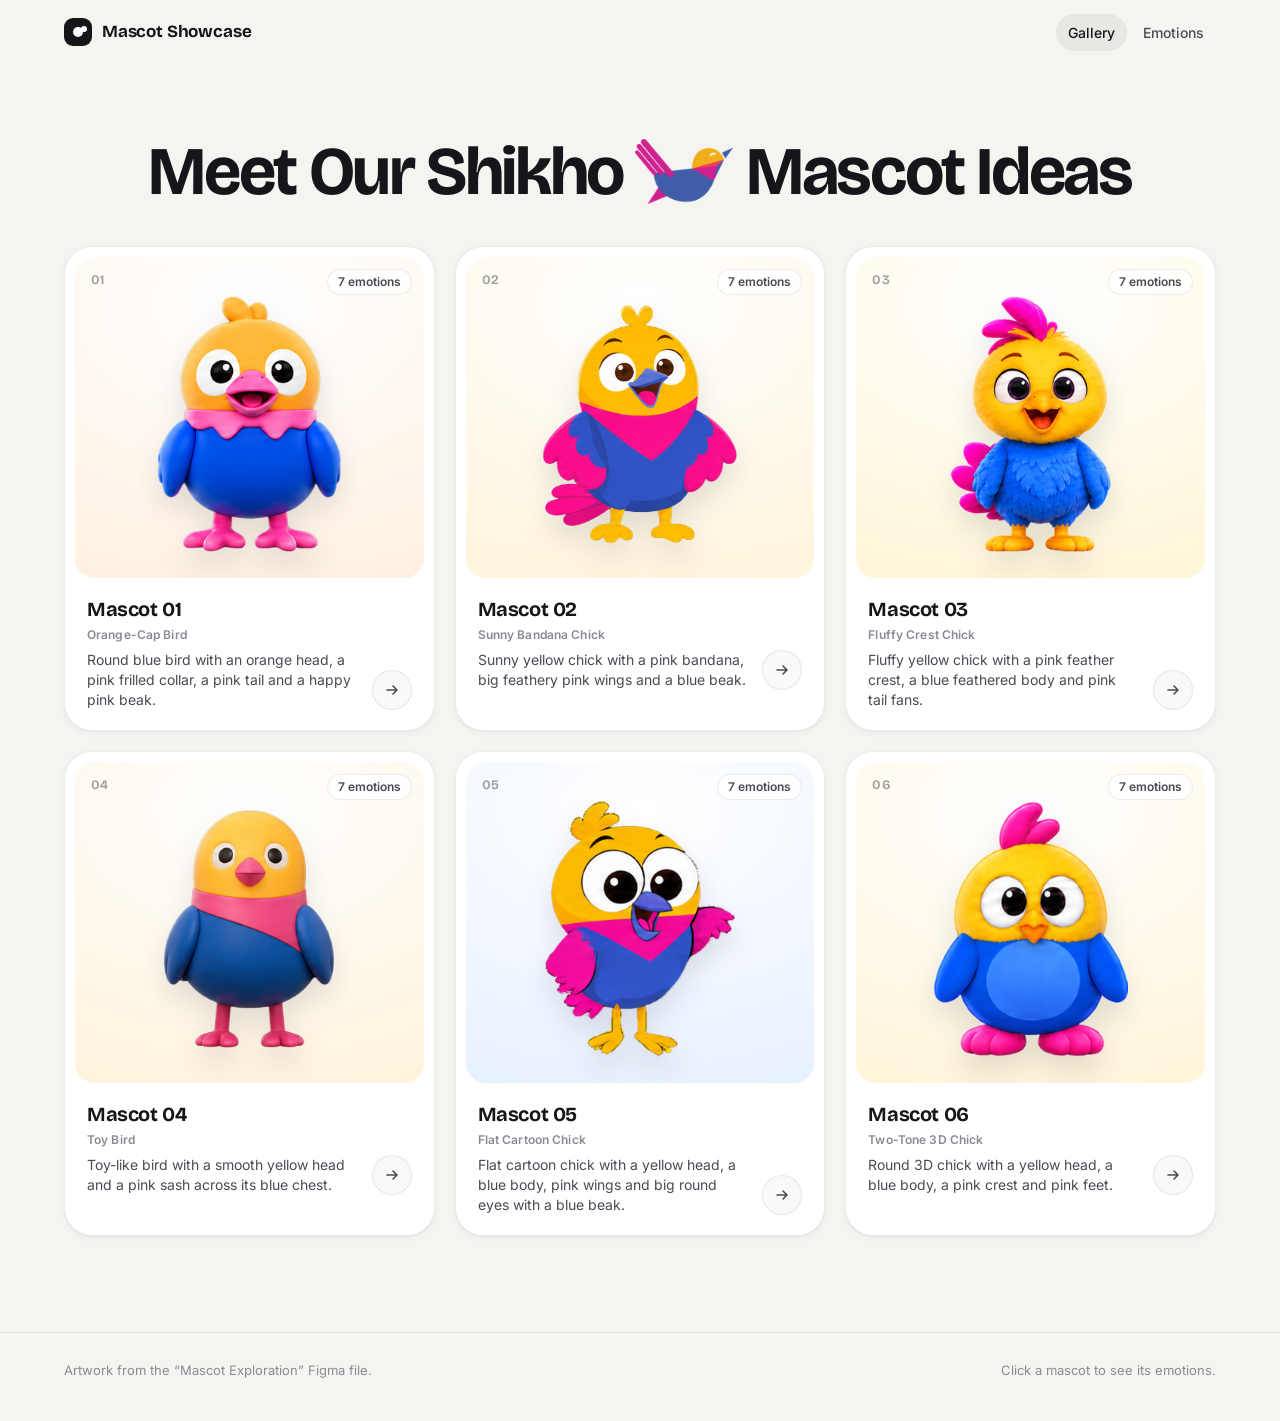
<file: index.html>
<!doctype html>
<html lang="en">
<head>
  <meta charset="utf-8" />
  <meta name="viewport" content="width=device-width, initial-scale=1" />
  <title>Meet Our Shikho Mascot Ideas</title>
  <meta name="description" content="Explore our mascot characters and discover their unique expressions." />
  <link rel="preconnect" href="https://fonts.googleapis.com" />
  <link rel="preconnect" href="https://fonts.gstatic.com" crossorigin />
  <link href="https://fonts.googleapis.com/css2?family=Bricolage+Grotesque:opsz,wght@12..96,600;12..96,700&family=Inter:wght@400;500;600;700&display=swap" rel="stylesheet" />
  <link rel="stylesheet" href="css/styles.css" />
</head>
<body>
  <header class="topbar">
    <div class="wrap">
      <a class="brand" href="index.html"><span class="brand-mark"><span></span></span>Mascot Showcase</a>
      <nav class="nav" aria-label="Main">
        <a href="index.html" aria-current="page">Gallery</a>
        <a href="mascot.html?id=01">Emotions</a>
      </nav>
    </div>
  </header>

  <main>
    <section class="hero wrap">
      <h1>Meet Our <span class="hero-brand">Shikho <img class="hero-logo" src="assets/shikho-bird.png" alt="" width="480" height="316" /></span> Mascot Ideas</h1>
    </section>

    <section class="wrap">
      <div class="grid" id="grid" aria-label="Mascots"></div>
    </section>
  </main>

  <footer class="foot">
    <div class="wrap">
      <span>Artwork from the “Mascot Exploration” Figma file.</span>
      <span>Click a mascot to see its emotions.</span>
    </div>
  </footer>

  <script src="js/mascots.js"></script>
  <script src="js/gallery.js"></script>
</body>
</html>
</file>
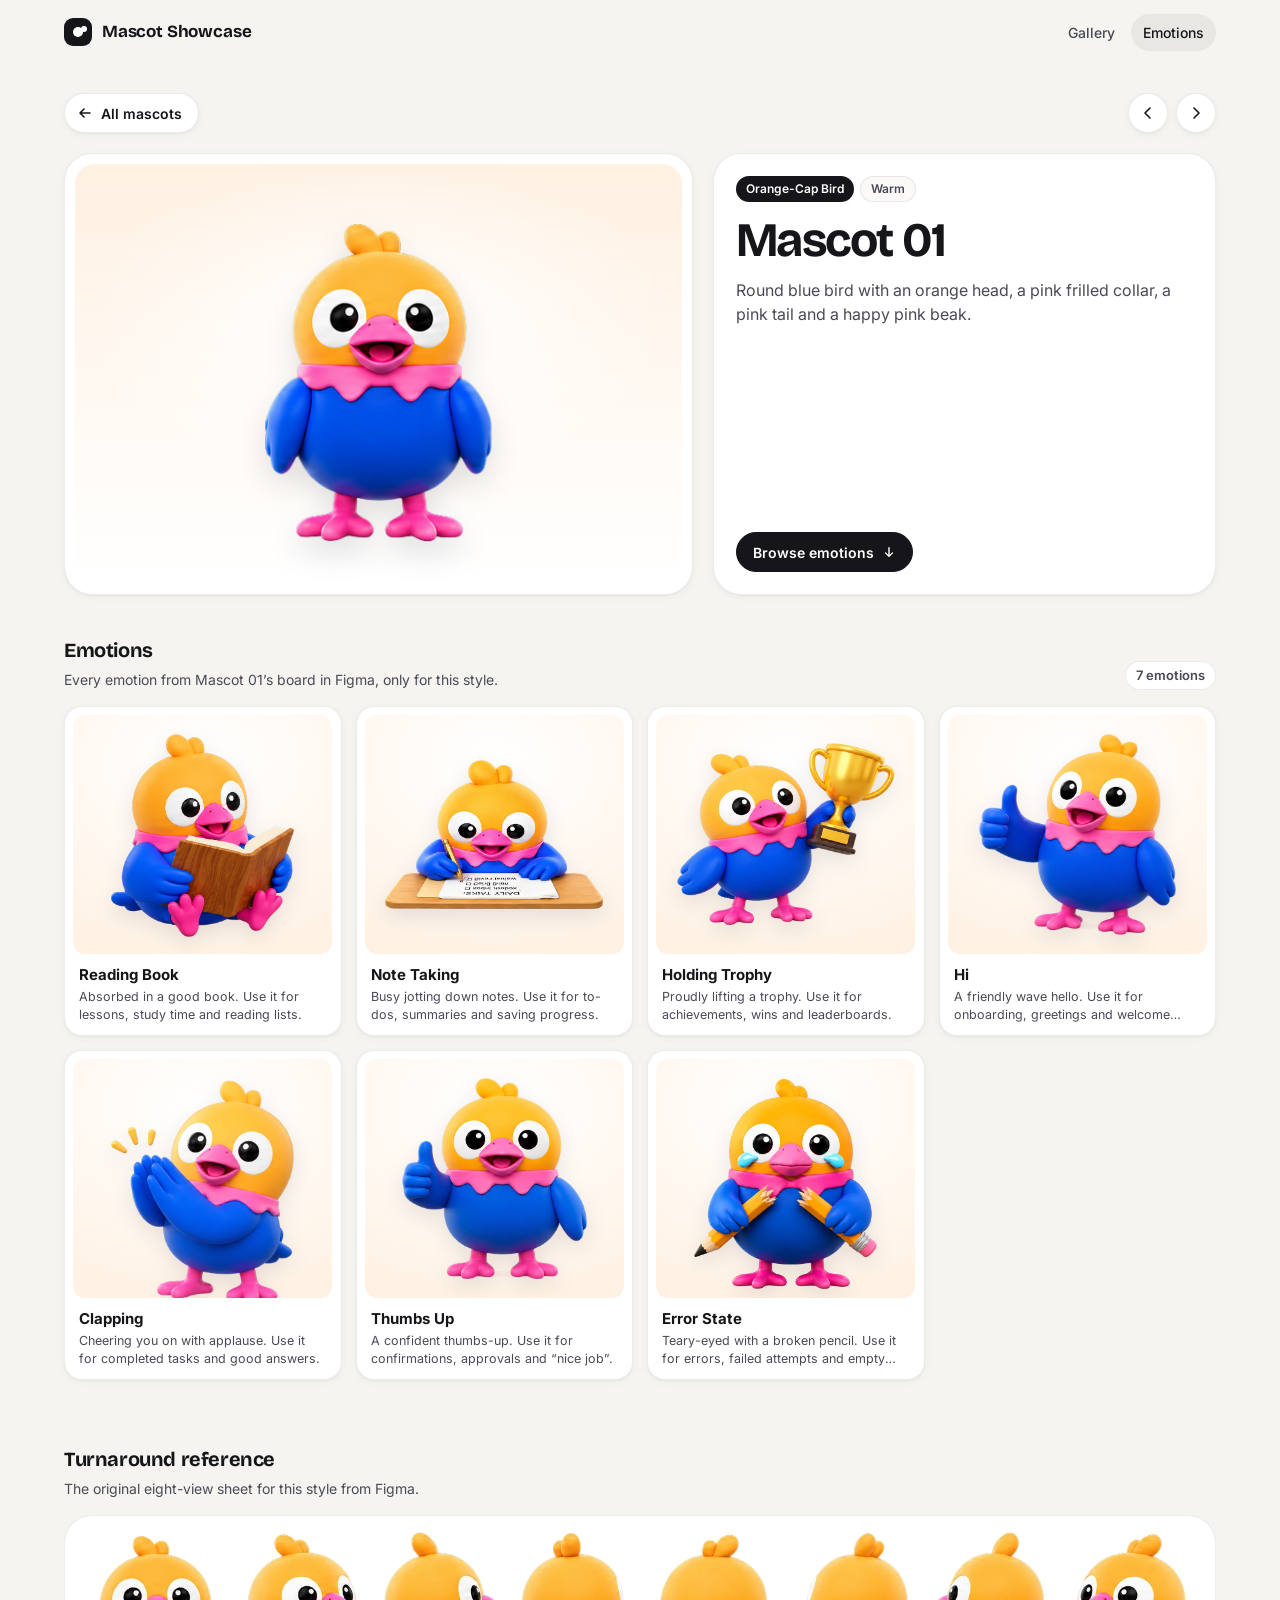
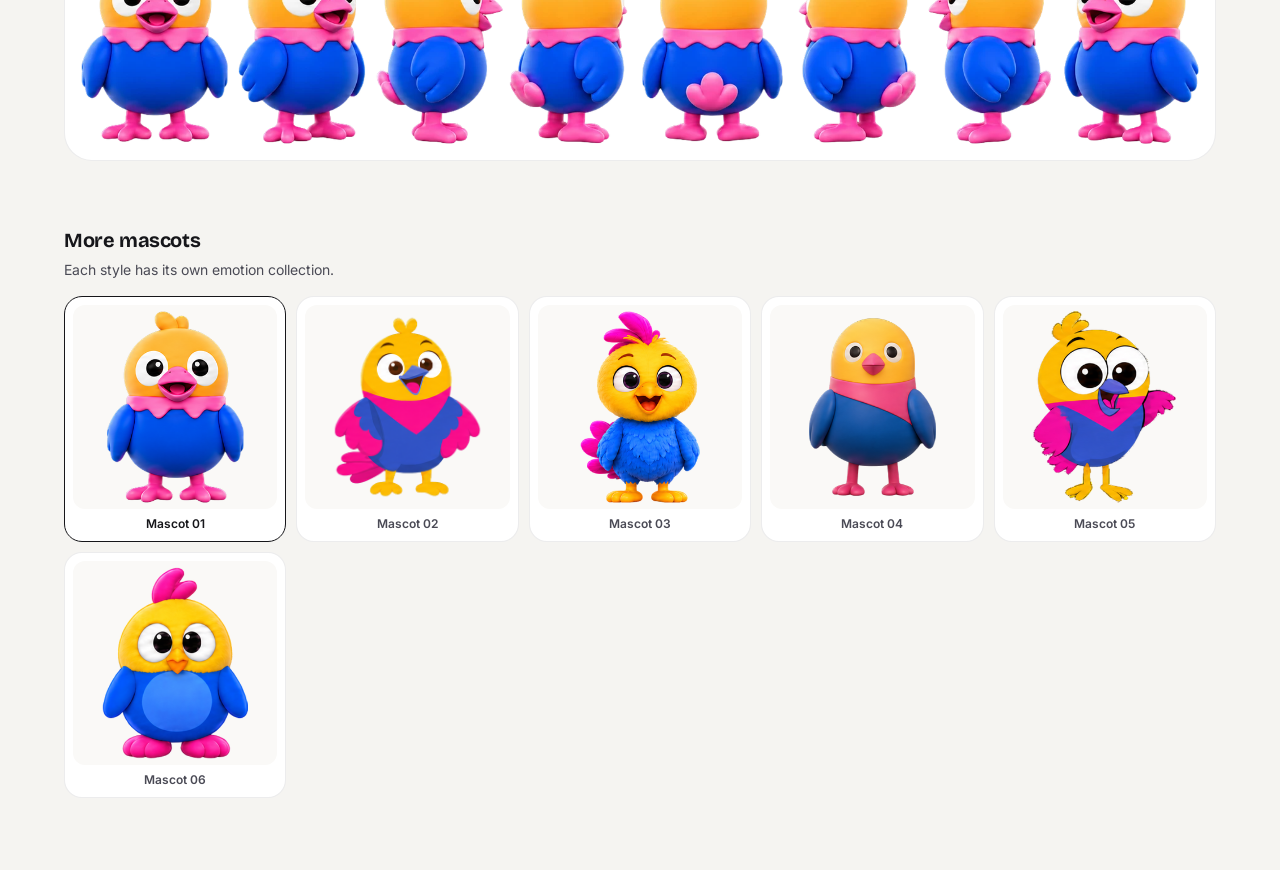
<file: mascot.html>
<!doctype html>
<html lang="en">
<head>
  <meta charset="utf-8" />
  <meta name="viewport" content="width=device-width, initial-scale=1" />
  <title>Mascot</title>
  <link rel="preconnect" href="https://fonts.googleapis.com" />
  <link rel="preconnect" href="https://fonts.gstatic.com" crossorigin />
  <link href="https://fonts.googleapis.com/css2?family=Bricolage+Grotesque:opsz,wght@12..96,600;12..96,700&family=Inter:wght@400;500;600;700&display=swap" rel="stylesheet" />
  <link rel="stylesheet" href="css/styles.css" />
</head>
<body>
  <header class="topbar">
    <div class="wrap">
      <a class="brand" href="index.html"><span class="brand-mark"><span></span></span>Mascot Showcase</a>
      <nav class="nav" aria-label="Main">
        <a href="index.html">Gallery</a>
        <a href="#emotions" aria-current="page">Emotions</a>
      </nav>
    </div>
  </header>

  <main class="wrap">
    <div class="detail-head">
      <a class="back" href="index.html">
        <svg width="16" height="16" viewBox="0 0 16 16" fill="none" aria-hidden="true"><path d="M13 8H3M7 4L3 8l4 4" stroke="currentColor" stroke-width="1.6" stroke-linecap="round" stroke-linejoin="round"/></svg>
        All mascots
      </a>
      <div class="pager">
        <a class="icon-btn" id="prev" aria-label="Previous mascot"><svg width="16" height="16" viewBox="0 0 16 16" fill="none" aria-hidden="true"><path d="M10 3L5 8l5 5" stroke="currentColor" stroke-width="1.6" stroke-linecap="round" stroke-linejoin="round"/></svg></a>
        <a class="icon-btn" id="next" aria-label="Next mascot"><svg width="16" height="16" viewBox="0 0 16 16" fill="none" aria-hidden="true"><path d="M6 3l5 5-5 5" stroke="currentColor" stroke-width="1.6" stroke-linecap="round" stroke-linejoin="round"/></svg></a>
      </div>
    </div>

    <!-- Hero -->
    <section class="hero2">
      <div class="stage-card">
        <div class="stage" id="stage">
          <img class="hero-img" id="heroImg" alt="" decoding="async" />
        </div>
      </div>

      <div class="panel hero-info">
        <div class="eyebrow-row"><span class="chip" id="styleChip"></span><span class="chip ghost" id="traitChip"></span></div>
        <h1 id="name">Mascot</h1>
        <p class="lead" id="description"></p>
        <div class="hero-actions">
          <a class="btn primary" href="#emotions">
            Browse emotions
            <svg width="14" height="14" viewBox="0 0 16 16" fill="none" aria-hidden="true"><path d="M8 3v10M4 9l4 4 4-4" stroke="currentColor" stroke-width="1.6" stroke-linecap="round" stroke-linejoin="round"/></svg>
          </a>
        </div>

      </div>
    </section>

    <!-- Emotion gallery -->
    <section class="section" id="emotions">
      <div class="section-head">
        <div>
          <h3>Emotions</h3>
          <p id="emotionsSub">Every emotion from this mascot’s board in Figma.</p>
        </div>
        <span class="count" id="emotionsCount"></span>
      </div>
      <div class="emo-grid" id="emoGrid"></div>
    </section>

    <section class="section">
      <h3>Turnaround reference</h3>
      <p>The original eight-view sheet for this style from Figma.</p>
      <div class="turn"><img id="turnaround" alt="" loading="lazy" /></div>
    </section>

    <section class="section" style="padding-bottom: 72px">
      <h3>More mascots</h3>
      <p>Each style has its own emotion collection.</p>
      <div class="others" id="others"></div>
    </section>
  </main>

  <!-- Emotion preview panel -->
  <dialog class="preview" id="preview" aria-labelledby="pvTitle">
    <div class="pv-sheet" id="pvSheet">
      <div class="pv-top">
        <div class="pv-who"><img id="pvAvatar" alt="" /><div><strong id="pvMascot"></strong><span id="pvStyle"></span></div></div>
        <button class="icon-btn" id="pvClose" type="button" aria-label="Close preview">
          <svg width="16" height="16" viewBox="0 0 16 16" fill="none" aria-hidden="true"><path d="M4 4l8 8M12 4l-8 8" stroke="currentColor" stroke-width="1.6" stroke-linecap="round"/></svg>
        </button>
      </div>
      <div class="pv-stage" id="pvStage">
        <button class="pv-nav prev" id="pvPrev" type="button" aria-label="Previous emotion"><svg width="18" height="18" viewBox="0 0 16 16" fill="none" aria-hidden="true"><path d="M10 3L5 8l5 5" stroke="currentColor" stroke-width="1.8" stroke-linecap="round" stroke-linejoin="round"/></svg></button>
        <div class="pv-imgwrap"><img class="pv-img" id="pvImg" alt="" /></div>
        <button class="pv-nav next" id="pvNext" type="button" aria-label="Next emotion"><svg width="18" height="18" viewBox="0 0 16 16" fill="none" aria-hidden="true"><path d="M6 3l5 5-5 5" stroke="currentColor" stroke-width="1.8" stroke-linecap="round" stroke-linejoin="round"/></svg></button>
        <span class="pv-count" id="pvCount"></span>
      </div>
      <div class="pv-info" aria-live="polite">
        <h2 id="pvTitle"></h2>
        <p id="pvDesc"></p>
      </div>
      <div class="pv-strip" id="pvStrip" role="tablist" aria-label="Emotions for this mascot"></div>
    </div>
  </dialog>

  <script src="js/mascots.js"></script>
  <script src="js/detail.js"></script>
</body>
</html>
</file>
<file: css/styles.css>
:root {
  --bg: #f5f4f1;
  --surface: #ffffff;
  --surface-2: #faf9f7;
  --ink: #16161a;
  --ink-2: #4a4a55;
  --muted: #8a8a96;
  --line: rgba(22, 22, 26, 0.08);
  --line-2: rgba(22, 22, 26, 0.16);
  --shadow-sm: 0 1px 2px rgba(22, 22, 40, 0.04), 0 2px 8px rgba(22, 22, 40, 0.04);
  --shadow-md: 0 2px 4px rgba(22, 22, 40, 0.04), 0 12px 32px rgba(22, 22, 40, 0.08);
  --radius-lg: 28px;
  --radius-md: 18px;
  --radius-sm: 12px;
  --focus: 0 0 0 3px rgba(43, 91, 255, 0.35);
  --font-display: 'Bricolage Grotesque', 'Inter', system-ui, sans-serif;
  --font-body: 'Inter', system-ui, -apple-system, 'Segoe UI', sans-serif;
  --tint: #eef0f6;
}

* { box-sizing: border-box; }
html { -webkit-text-size-adjust: 100%; }
body { margin: 0; background: var(--bg); color: var(--ink); font-family: var(--font-body); font-size: 15px; line-height: 1.5; -webkit-font-smoothing: antialiased; }
a { color: inherit; text-decoration: none; }
button { font: inherit; color: inherit; }
img { display: block; max-width: 100%; }
.wrap { width: 100%; max-width: 1200px; margin: 0 auto; padding: 0 24px; }
:focus-visible { outline: none; box-shadow: var(--focus); }

/* ---------- top bar ---------- */
.topbar { position: sticky; top: 0; z-index: 10; background: color-mix(in srgb, var(--bg) 86%, transparent); backdrop-filter: saturate(1.4) blur(14px); -webkit-backdrop-filter: saturate(1.4) blur(14px); border-bottom: 1px solid transparent; }
.topbar.scrolled { border-bottom-color: var(--line); }
.topbar .wrap { display: flex; align-items: center; justify-content: space-between; height: 64px; gap: 16px; }
.brand { display: inline-flex; align-items: center; gap: 10px; white-space: nowrap; font-family: var(--font-display); font-weight: 700; font-size: 17px; letter-spacing: -0.01em; }
.brand-mark { width: 28px; height: 28px; border-radius: 9px; background: var(--ink); display: grid; place-items: center; }
.brand-mark span { width: 10px; height: 10px; border-radius: 50%; background: #fff; box-shadow: 6px -3px 0 -2px #fff; }
.nav { display: flex; gap: 4px; }
.nav a { padding: 8px 12px; border-radius: 999px; color: var(--ink-2); font-size: 14px; font-weight: 500; }
.nav a[aria-current="page"] { color: var(--ink); background: rgba(22, 22, 26, 0.06); }
@media (hover: hover) and (pointer: fine) { .nav a:hover { color: var(--ink); background: rgba(22, 22, 26, 0.05); } }

/* ---------- gallery ---------- */
.hero { padding: 72px 0 40px; text-align: center; }
.hero h1 { text-wrap: balance; font-family: var(--font-display); font-weight: 700; font-size: clamp(40px, 6vw, 68px); line-height: 1.02; letter-spacing: -0.035em; margin: 0; }
.hero-brand { white-space: nowrap; }
.hero-logo { display: inline-block; height: 0.95em; width: auto; vertical-align: -0.14em; }

.grid { display: grid; grid-template-columns: repeat(3, minmax(0, 1fr)); gap: 20px; padding-bottom: 96px; }
@media (max-width: 960px) { .grid { grid-template-columns: repeat(2, minmax(0, 1fr)); } }
@media (max-width: 620px) { .grid { grid-template-columns: 1fr; gap: 16px; } .hero { padding: 48px 0 28px; } }

.card { display: flex; flex-direction: column; background: var(--surface); border: 1px solid var(--line); border-radius: var(--radius-lg); padding: 10px; box-shadow: var(--shadow-sm); }
@media (hover: hover) and (pointer: fine) { .card:hover { box-shadow: var(--shadow-md); border-color: var(--line-2); } .card:hover .card-cta { color: var(--ink); border-color: var(--line-2); } }
.card-stage { position: relative; aspect-ratio: 1 / 0.92; border-radius: calc(var(--radius-lg) - 8px); overflow: hidden; background: radial-gradient(120% 90% at 50% 15%, #ffffff 0%, var(--tint) 100%); }
.card-img, .hero-img { position: absolute; left: 0; right: 0; margin-inline: auto; bottom: 8%; max-height: 80%; max-width: 78%; object-fit: contain; filter: drop-shadow(0 14px 14px rgba(20, 22, 40, 0.12)); user-select: none; -webkit-user-drag: none; }
/* hover jump: crouch, stretch up, squash on landing, small settle and wiggle */
.card-img { transform-origin: 50% 100%; }
.card-img.jump { animation: mascot-jump 900ms linear; }
@keyframes mascot-jump {
  0%   { transform: none; animation-timing-function: cubic-bezier(0.45, 0, 0.9, 0.6); }
  16%  { transform: scale(1.04, 0.93); animation-timing-function: cubic-bezier(0.2, 0.7, 0.3, 1); }
  40%  { transform: translateY(-26px) scale(0.97, 1.05); animation-timing-function: cubic-bezier(0.55, 0, 0.85, 0.4); }
  58%  { transform: scale(1.05, 0.92); animation-timing-function: cubic-bezier(0.23, 1, 0.32, 1); }
  70%  { transform: translateY(-5px) scale(0.99, 1.02) rotate(-2.5deg); animation-timing-function: ease-in-out; }
  84%  { transform: rotate(2deg); animation-timing-function: ease-in-out; }
  100% { transform: none; }
}
@media (prefers-reduced-motion: reduce) { .card-img.jump { animation: none; } }
.card-num { position: absolute; top: 14px; left: 16px; font-family: var(--font-display); font-weight: 600; font-size: 13px; color: rgba(22, 22, 26, 0.42); letter-spacing: 0.02em; }
.card-tag { position: absolute; top: 12px; right: 12px; font-size: 12px; font-weight: 600; color: var(--ink-2); background: rgba(255, 255, 255, 0.8); border: 1px solid var(--line); padding: 3px 10px; border-radius: 999px; }
.card-body { display: flex; align-items: flex-end; justify-content: space-between; gap: 16px; padding: 16px 12px 10px; }
.card-body h2 { margin: 0 0 2px; font-family: var(--font-display); font-size: 20px; font-weight: 700; letter-spacing: -0.02em; }
.card-body p { margin: 0; color: var(--ink-2); font-size: 14px; line-height: 1.45; }
.card-body .card-style { font-size: 12px; font-weight: 600; color: var(--muted); margin: 0 0 6px; letter-spacing: 0.01em; }
.card-cta { flex: none; display: inline-flex; align-items: center; justify-content: center; width: 40px; height: 40px; border-radius: 50%; background: var(--surface-2); border: 1px solid var(--line); color: var(--ink-2); }

.foot { border-top: 1px solid var(--line); padding: 28px 0 40px; color: var(--muted); font-size: 13px; }
.foot .wrap { display: flex; justify-content: space-between; gap: 16px; flex-wrap: wrap; }

/* ---------- details: header ---------- */
.detail-head { padding: 28px 0 20px; display: flex; align-items: center; justify-content: space-between; gap: 16px; }
.back { display: inline-flex; align-items: center; gap: 8px; height: 40px; padding: 0 16px 0 12px; border-radius: 999px; background: var(--surface); border: 1px solid var(--line); box-shadow: var(--shadow-sm); font-weight: 600; font-size: 14px; }
.pager { display: flex; gap: 8px; }
.icon-btn { display: inline-grid; place-items: center; width: 40px; height: 40px; border-radius: 50%; background: var(--surface); border: 1px solid var(--line); box-shadow: var(--shadow-sm); cursor: pointer; color: var(--ink); }
@media (hover: hover) and (pointer: fine) { .back:hover, .icon-btn:hover { border-color: var(--line-2); } }

/* ---------- details: hero ---------- */
.hero2 { display: grid; grid-template-columns: minmax(0, 1.25fr) minmax(320px, 1fr); gap: 20px; align-items: stretch; }
.hero2 > * { min-width: 0; }
@media (max-width: 960px) { .hero2 { grid-template-columns: 1fr; } }
.stage-card { display: flex; background: var(--surface); border: 1px solid var(--line); border-radius: var(--radius-lg); padding: 10px; box-shadow: var(--shadow-sm); }
.stage { position: relative; flex: 1; min-height: 420px; border-radius: calc(var(--radius-lg) - 8px); overflow: hidden;
  background: radial-gradient(70% 60% at 50% 38%, rgba(255,255,255,0.95) 0%, rgba(255,255,255,0) 70%), linear-gradient(180deg, var(--tint) 0%, #ffffff 100%); }
.hero-img { bottom: 10%; max-height: 76%; }
@media (max-width: 620px) { .stage { min-height: 0; aspect-ratio: 1 / 1; } }

.panel { background: var(--surface); border: 1px solid var(--line); border-radius: var(--radius-lg); padding: 22px; box-shadow: var(--shadow-sm); }
.hero-info { display: flex; flex-direction: column; gap: 14px; }
.hero-info h1 { margin: 0; font-family: var(--font-display); font-size: clamp(32px, 4.4vw, 48px); line-height: 1; letter-spacing: -0.035em; }
.hero-info .lead { margin: 0; color: var(--ink-2); font-size: 16px; }
.eyebrow-row { display: flex; gap: 6px; flex-wrap: wrap; }
.chip { display: inline-flex; align-items: center; height: 26px; padding: 0 10px; border-radius: 999px; font-size: 12px; font-weight: 600; background: var(--ink); color: #fff; }
.chip.ghost { background: var(--surface-2); color: var(--ink-2); border: 1px solid var(--line); }
.hero-actions { display: flex; gap: 8px; flex-wrap: wrap; margin-top: auto; }
.btn { display: inline-flex; align-items: center; gap: 8px; height: 40px; padding: 0 16px; border-radius: 999px; cursor: pointer; background: var(--surface); border: 1px solid var(--line); font-weight: 600; font-size: 14px; }
.btn.primary { background: var(--ink); border-color: var(--ink); color: #fff; }
@media (hover: hover) and (pointer: fine) { .btn:hover { border-color: var(--line-2); } .btn.primary:hover { background: #2a2a31; } }

/* ---------- details: sections ---------- */
.section { padding: 40px 0 24px; }
.section h3 { margin: 0 0 4px; font-family: var(--font-display); font-size: 20px; letter-spacing: -0.02em; }
.section > p { margin: 0 0 16px; color: var(--ink-2); font-size: 14px; }
#emotions { scroll-margin-top: 80px; }
.section-head { display: flex; align-items: flex-end; justify-content: space-between; gap: 16px; margin-bottom: 16px; }
.section-head p { margin: 4px 0 0; color: var(--ink-2); font-size: 14px; }
.count { font-size: 13px; font-weight: 600; color: var(--ink-2); background: var(--surface); border: 1px solid var(--line); padding: 4px 10px; border-radius: 999px; white-space: nowrap; }

.emo-grid { display: grid; grid-template-columns: repeat(4, minmax(0, 1fr)); gap: 14px; }
@media (max-width: 1100px) { .emo-grid { grid-template-columns: repeat(3, minmax(0, 1fr)); } }
@media (max-width: 760px) { .emo-grid { grid-template-columns: repeat(2, minmax(0, 1fr)); gap: 10px; } }
.emo-card { display: flex; flex-direction: column; text-align: left; padding: 8px; border-radius: var(--radius-md); cursor: pointer; background: var(--surface); border: 1px solid var(--line); box-shadow: var(--shadow-sm); }
@media (hover: hover) and (pointer: fine) { .emo-card:hover { box-shadow: var(--shadow-md); border-color: var(--line-2); } }
.emo-art { display: grid; place-items: center; aspect-ratio: 1 / 0.92; border-radius: 12px; overflow: hidden; background: radial-gradient(110% 90% at 50% 20%, #fff 0%, var(--tint) 100%); }
.emo-art img { width: 84%; height: 84%; object-fit: contain; filter: drop-shadow(0 8px 10px rgba(20, 22, 40, 0.1)); }
.emo-meta { display: flex; flex-direction: column; gap: 2px; padding: 10px 6px 4px; }
.emo-name { font-weight: 700; font-size: 15px; }
.emo-desc { font-size: 12.5px; color: var(--ink-2); line-height: 1.4; display: -webkit-box; -webkit-line-clamp: 2; -webkit-box-orient: vertical; overflow: hidden; }
@media (max-width: 760px) { .emo-desc { display: none; } }

.turn { background: var(--surface); border: 1px solid var(--line); border-radius: var(--radius-lg); padding: 16px; overflow-x: auto; }
.turn img { min-width: 720px; width: 100%; height: auto; }
.others { display: grid; grid-template-columns: repeat(5, minmax(0, 1fr)); gap: 10px; }
@media (max-width: 620px) { .others { grid-template-columns: repeat(3, minmax(0, 1fr)); } }
.other { display: block; border-radius: var(--radius-md); background: var(--surface); border: 1px solid var(--line); padding: 8px; text-align: center; font-size: 12px; font-weight: 600; color: var(--ink-2); }
.other img { width: 100%; aspect-ratio: 1; object-fit: contain; border-radius: 12px; background: var(--surface-2); margin-bottom: 6px; padding: 6px; }
.other[aria-current="page"] { border-color: var(--ink); color: var(--ink); }
@media (hover: hover) and (pointer: fine) { .other:hover { border-color: var(--line-2); } }

/* ---------- emotion preview panel ---------- */
html.modal-open { overflow: hidden; }
.preview { padding: 0; border: 0; background: transparent; max-width: none; max-height: none; width: 100%; height: 100%; margin: 0; overflow: hidden; }
.preview[open] { display: grid; place-items: center; }
.preview::backdrop { background: rgba(18, 18, 24, 0.5); backdrop-filter: blur(6px); -webkit-backdrop-filter: blur(6px); }
.pv-sheet { width: min(760px, calc(100vw - 32px)); max-height: calc(100dvh - 32px); display: flex; flex-direction: column; background: var(--surface); border-radius: var(--radius-lg); box-shadow: 0 30px 80px rgba(10, 12, 30, 0.35); overflow: hidden; }
.pv-top { display: flex; align-items: center; justify-content: space-between; padding: 14px 14px 10px 18px; }
.pv-who { display: flex; align-items: center; gap: 10px; }
.pv-who img { width: 36px; height: 36px; object-fit: contain; border-radius: 10px; background: var(--surface-2); border: 1px solid var(--line); padding: 2px; }
.pv-who strong { display: block; font-size: 14px; }
.pv-who span { display: block; font-size: 12px; color: var(--muted); }
.pv-stage { position: relative; margin: 0 14px; border-radius: 20px; overflow: hidden; aspect-ratio: 16 / 10; flex: 1 1 auto; touch-action: pan-y;
  background: radial-gradient(70% 70% at 50% 40%, #fff 0%, rgba(255,255,255,0) 72%), linear-gradient(180deg, var(--tint) 0%, #fff 100%); }
.pv-imgwrap { position: absolute; inset: 6% 12% 8%; }
.pv-img { width: 100%; height: 100%; object-fit: contain; filter: drop-shadow(0 18px 18px rgba(20, 22, 40, 0.14)); user-select: none; -webkit-user-drag: none; }
.pv-nav { position: absolute; top: 50%; translate: 0 -50%; z-index: 2; width: 44px; height: 44px; border-radius: 50%; display: grid; place-items: center; cursor: pointer; background: rgba(255,255,255,0.92); border: 1px solid var(--line); box-shadow: var(--shadow-sm); color: var(--ink); }
.pv-nav.prev { left: 12px; } .pv-nav.next { right: 12px; }
@media (hover: hover) and (pointer: fine) { .pv-nav:hover { border-color: var(--line-2); } }
.pv-count { position: absolute; left: 50%; bottom: 10px; translate: -50% 0; font-size: 12px; font-weight: 600; color: var(--ink-2); background: rgba(255,255,255,0.85); border: 1px solid var(--line); padding: 3px 10px; border-radius: 999px; font-variant-numeric: tabular-nums; }
.pv-info { padding: 14px 20px 4px; }
.pv-info h2 { margin: 0; font-family: var(--font-display); font-size: 26px; letter-spacing: -0.02em; }
.pv-info p { margin: 4px 0 0; color: var(--ink-2); font-size: 14px; }
.pv-strip { display: flex; gap: 8px; padding: 12px 14px 16px; overflow-x: auto; scrollbar-width: none; }
.pv-strip::-webkit-scrollbar { display: none; }
.pv-thumb { flex: none; width: 64px; height: 64px; border-radius: 14px; padding: 4px; cursor: pointer; background: var(--surface-2); border: 1.5px solid var(--line); }
.pv-thumb img { width: 100%; height: 100%; object-fit: contain; }
.pv-thumb[aria-selected="true"] { border-color: var(--ink); background: #fff; }

@media (max-width: 620px) {
  .wrap { padding-left: 16px; padding-right: 16px; }
  .brand { font-size: 15px; gap: 8px; }
  .nav { gap: 2px; }
  .nav a { display: inline-flex; align-items: center; min-height: 40px; padding: 0 10px; font-size: 13px; }
  .brand { min-height: 40px; }
  .hero h1 { font-size: clamp(32px, 10vw, 44px); }
  .grid { padding-bottom: 56px; }
  .foot .wrap { flex-direction: column; gap: 4px; }
  .detail-head { padding-top: 18px; }
  .panel { padding: 18px; }
  .section { padding-top: 32px; }
  .section-head { align-items: flex-start; }
  .preview[open] { place-items: end stretch; }
  .pv-sheet { width: 100%; max-height: 92dvh; overflow-y: auto; border-radius: 24px 24px 0 0; }
  .pv-top, .pv-info, .pv-strip { flex: none; }
  .pv-stage { flex: none; aspect-ratio: 1 / 0.9; max-height: 48dvh; }
  .pv-nav { width: 40px; height: 40px; }
  .pv-thumb { width: 56px; height: 56px; }
  .pv-strip { padding-bottom: calc(16px + env(safe-area-inset-bottom)); }
}

@media (max-width: 380px) {
  .brand { font-size: 13px; }
  .brand-mark { width: 24px; height: 24px; border-radius: 8px; }
  .nav a { padding: 0 8px; font-size: 12px; }
  .others { grid-template-columns: repeat(2, minmax(0, 1fr)); }
}

/* short landscape screens (phones turned sideways): image left, details right */
@media (max-height: 520px) and (orientation: landscape) {
  .preview[open] { place-items: center; }
  .pv-sheet { width: calc(100% - 24px); max-width: 860px; height: calc(100dvh - 20px); max-height: none; overflow: hidden; border-radius: 20px;
    display: grid; grid-template-columns: minmax(0, 1.2fr) minmax(0, 1fr); grid-template-rows: auto minmax(0, 1fr) auto; }
  .pv-stage { grid-column: 1; grid-row: 1 / -1; margin: 10px 0 10px 10px; aspect-ratio: auto; max-height: none; }
  .pv-top { grid-column: 2; grid-row: 1; padding: 10px 10px 6px 14px; }
  .pv-info { grid-column: 2; grid-row: 2; padding: 6px 14px; overflow-y: auto; }
  .pv-info h2 { font-size: 20px; }
  .pv-strip { grid-column: 2; grid-row: 3; min-width: 0; padding: 8px 10px 10px 14px; }
  .pv-thumb { width: 48px; height: 48px; }
}
</file>
